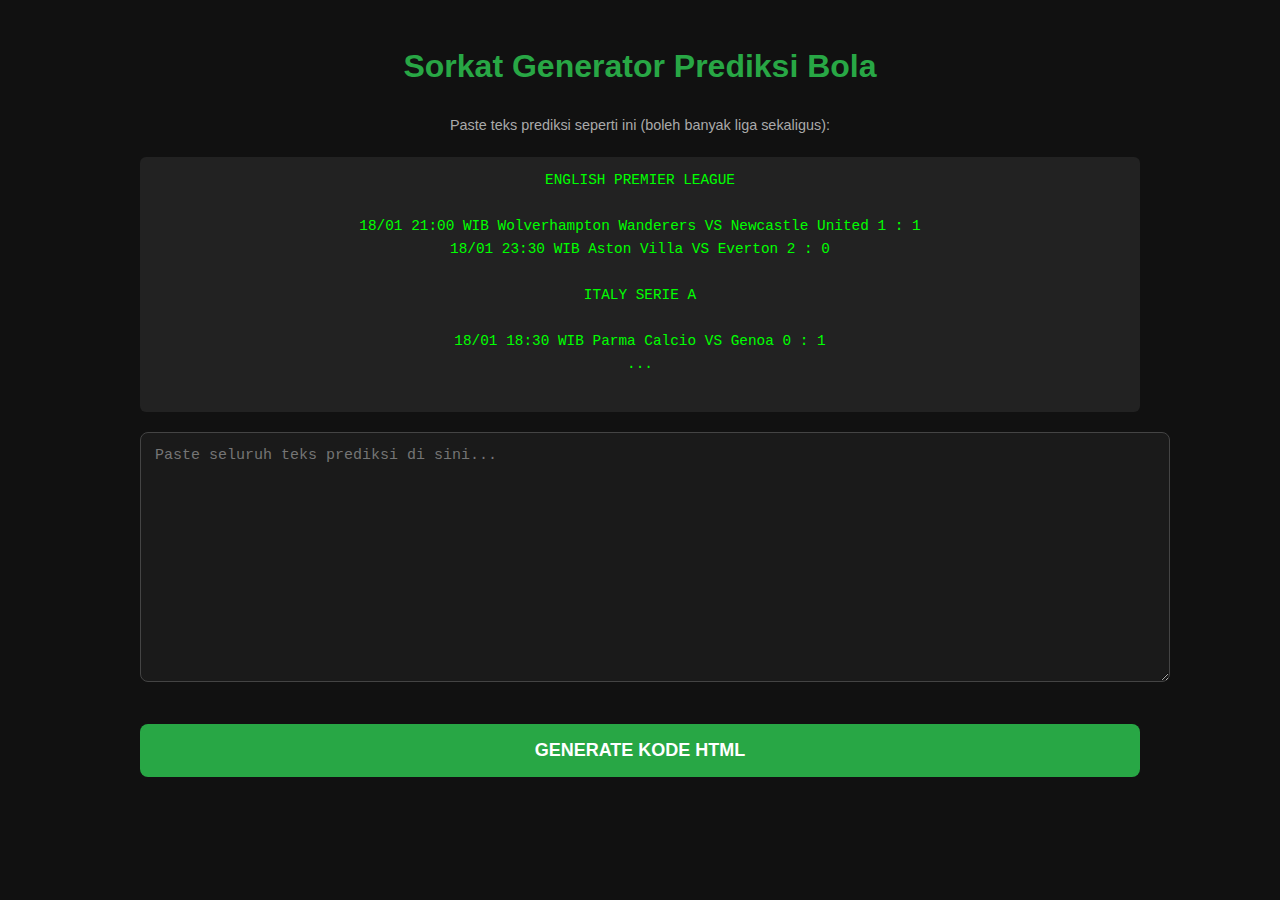
<file: prediksi-generator.html>
<!DOCTYPE html>
<html lang="id">
<head>
  <meta charset="UTF-8" />
  <meta name="viewport" content="width=device-width, initial-scale=1.0"/>
  <title>Sorkat Generator Prediksi - Paste Sekaligus</title>
  <style>
    body {
      font-family: Arial, Helvetica, sans-serif;
      background: #111;
      color: #eee;
      margin: 0;
      padding: 20px;
      line-height: 1.6;
    }
    h1, h2 {
      text-align: center;
      color: #28A745;
    }
    .container {
      max-width: 1000px;
      margin: 0 auto;
    }
    textarea {
      width: 100%;
      min-height: 220px;
      padding: 14px;
      border: 1px solid #444;
      border-radius: 8px;
      background: #1a1a1a;
      color: #e0e0e0;
      font-family: 'Courier New', Courier, monospace;
      font-size: 15px;
      resize: vertical;
      margin-bottom: 20px;
    }
    button {
      background: #28A745;
      color: white;
      border: none;
      padding: 16px 30px;
      font-size: 18px;
      border-radius: 8px;
      cursor: pointer;
      width: 100%;
      font-weight: bold;
      margin: 15px 0;
    }
    button:hover {
      background: #218838;
    }
    #result {
      background: #0f0f0f;
      padding: 18px;
      border: 2px solid #28A745;
      border-radius: 8px;
      margin-top: 30px;
      display: none;
    }
    pre {
      white-space: pre-wrap;
      word-break: break-word;
      font-family: 'Courier New', Courier, monospace;
      color: #0f0;
      margin: 0;
    }
    .note {
      color: #aaa;
      font-size: 0.9em;
      text-align: center;
      margin-bottom: 20px;
    }
  </style>
</head>
<body>

<div class="container">
  <h1>Sorkat Generator Prediksi Bola</h1>
  <p class="note">Paste teks prediksi seperti ini (boleh banyak liga sekaligus):</p>
  <pre class="note" style="background:#222; padding:12px; border-radius:6px; color:#0f0;">
ENGLISH PREMIER LEAGUE

18/01 21:00 WIB Wolverhampton Wanderers VS Newcastle United 1 : 1
18/01 23:30 WIB Aston Villa VS Everton 2 : 0

ITALY SERIE A

18/01 18:30 WIB Parma Calcio VS Genoa 0 : 1
...
  </pre>

  <textarea id="inputText" placeholder="Paste seluruh teks prediksi di sini..."></textarea>

  <button id="generate">GENERATE KODE HTML</button>

  <div id="result">
    <strong>Hasil HTML (siap copy-paste):</strong><br><br>
    <pre id="output"></pre>
  </div>
</div>

<script>
  document.getElementById('generate').onclick = () => {
    const text = document.getElementById('inputText').value.trim();
    if (!text) {
      alert('Isi teks prediksinya dulu ya!');
      return;
    }

    const lines = text.split('\n').map(l => l.trim()).filter(l => l.length > 0);
    let html = '';
    let currentLeague = '';
    let inMatch = false;

    for (let line of lines) {
      // Jika baris uppercase panjang → anggap nama liga
      if (line === line.toUpperCase() && line.length > 8 && !line.includes('VS') && !line.includes(':')) {
        if (currentLeague) {
          html += `  </div>\n</div>\n\n`;
        }
        currentLeague = line;
        html += `<!-- ${currentLeague} -->\n`;
        html += `<div class="prediksi-bola-league-container" style="margin-bottom: 25px; border-radius: 8px; overflow: hidden; border: 2px solid #28A745 !important;">\n`;
        html += `  <div class="prediksi-bola-league-header" style="background: linear-gradient(90deg, #1a1a1a, #28A745, #1a1a1a) !important; color: #ffffff !important; padding: 14px 12px !important; text-align: center !important; font-weight: bold !important; font-size: 17px !important; text-transform: uppercase !important; letter-spacing: 0.8px !important; border-bottom: 2px solid #28A745 !important; word-break: break-word !important; overflow-wrap: break-word !important; font-family: Arial, Helvetica, sans-serif !important;">\n`;
        html += `    ${currentLeague}\n`;
        html += `  </div>\n`;
        html += `  <div class="prediksi-bola-league-content" style="background: #0f0f0f !important; padding: 12px !important; color: #e0e0e0 !important; font-family: Arial, Helvetica, sans-serif !important;">\n`;
        inMatch = true;
        continue;
      }

      // Baris pertandingan
      if (inMatch && line.includes('VS') && line.includes(':')) {
        const parts = line.split(/\s+/);
        let time = '';
        let teamsAndScore = '';

        // Cari bagian waktu (biasanya format xx/xx xx:xx WIB)
        for (let i = 0; i < parts.length; i++) {
          if (parts[i].match(/^\d{1,2}\/\d{1,2}/) && parts[i+1]?.match(/^\d{2}:\d{2}/)) {
            time = parts[i] + ' ' + parts[i+1] + (parts[i+2] === 'WIB' ? ' WIB' : '');
            teamsAndScore = parts.slice(i+ (parts[i+2] === 'WIB' ? 3 : 2)).join(' ');
            break;
          }
        }

        if (!time) {
          time = '??/?? ??:?? WIB';
          teamsAndScore = line;
        }

        const matchParts = teamsAndScore.split('VS');
        let home = (matchParts[0] || '').trim();
        let rest = (matchParts[1] || '').trim();
        const scoreMatch = rest.match(/(.+?)\s*(\d\s*:\s*\d)$/);
        let away = rest;
        let score = '? : ?';

        if (scoreMatch) {
          away = scoreMatch[1].trim();
          score = scoreMatch[2].trim();
        }

        const isLast = lines.indexOf(line) === lines.length - 1 || 
                       (lines[lines.indexOf(line) + 1] || '').toUpperCase() === lines[lines.indexOf(line) + 1];
        const border = isLast ? '' : 'border-bottom: 1px solid #333333 !important;';

        html += `    <div style="display: flex; justify-content: space-between; align-items: center; padding: 10px 6px; ${border}">\n`;
        html += `      <div style="flex: 1; font-size: 15px;">${time}</div>\n`;
        html += `      <div style="flex: 2.5; text-align: center; font-weight: bold;">\n`;
        html += `        ${home} <span style="color: #28A745; margin: 0 8px;">VS</span> ${away}\n`;
        html += `      </div>\n`;
        html += `      <div style="flex: 1; text-align: right; color: #28A745; font-weight: bold; font-size: 16px;">${score}</div>\n`;
        html += `    </div>\n`;
      }
    }

    // Tutup div terakhir jika ada
    if (currentLeague) {
      html += `  </div>\n</div>\n`;
    }

    document.getElementById('output').textContent = html.trim();
    document.getElementById('result').style.display = 'block';
    window.scrollTo({ top: document.body.scrollHeight, behavior: 'smooth' });
  };
</script>
</body>
</html>
</file>
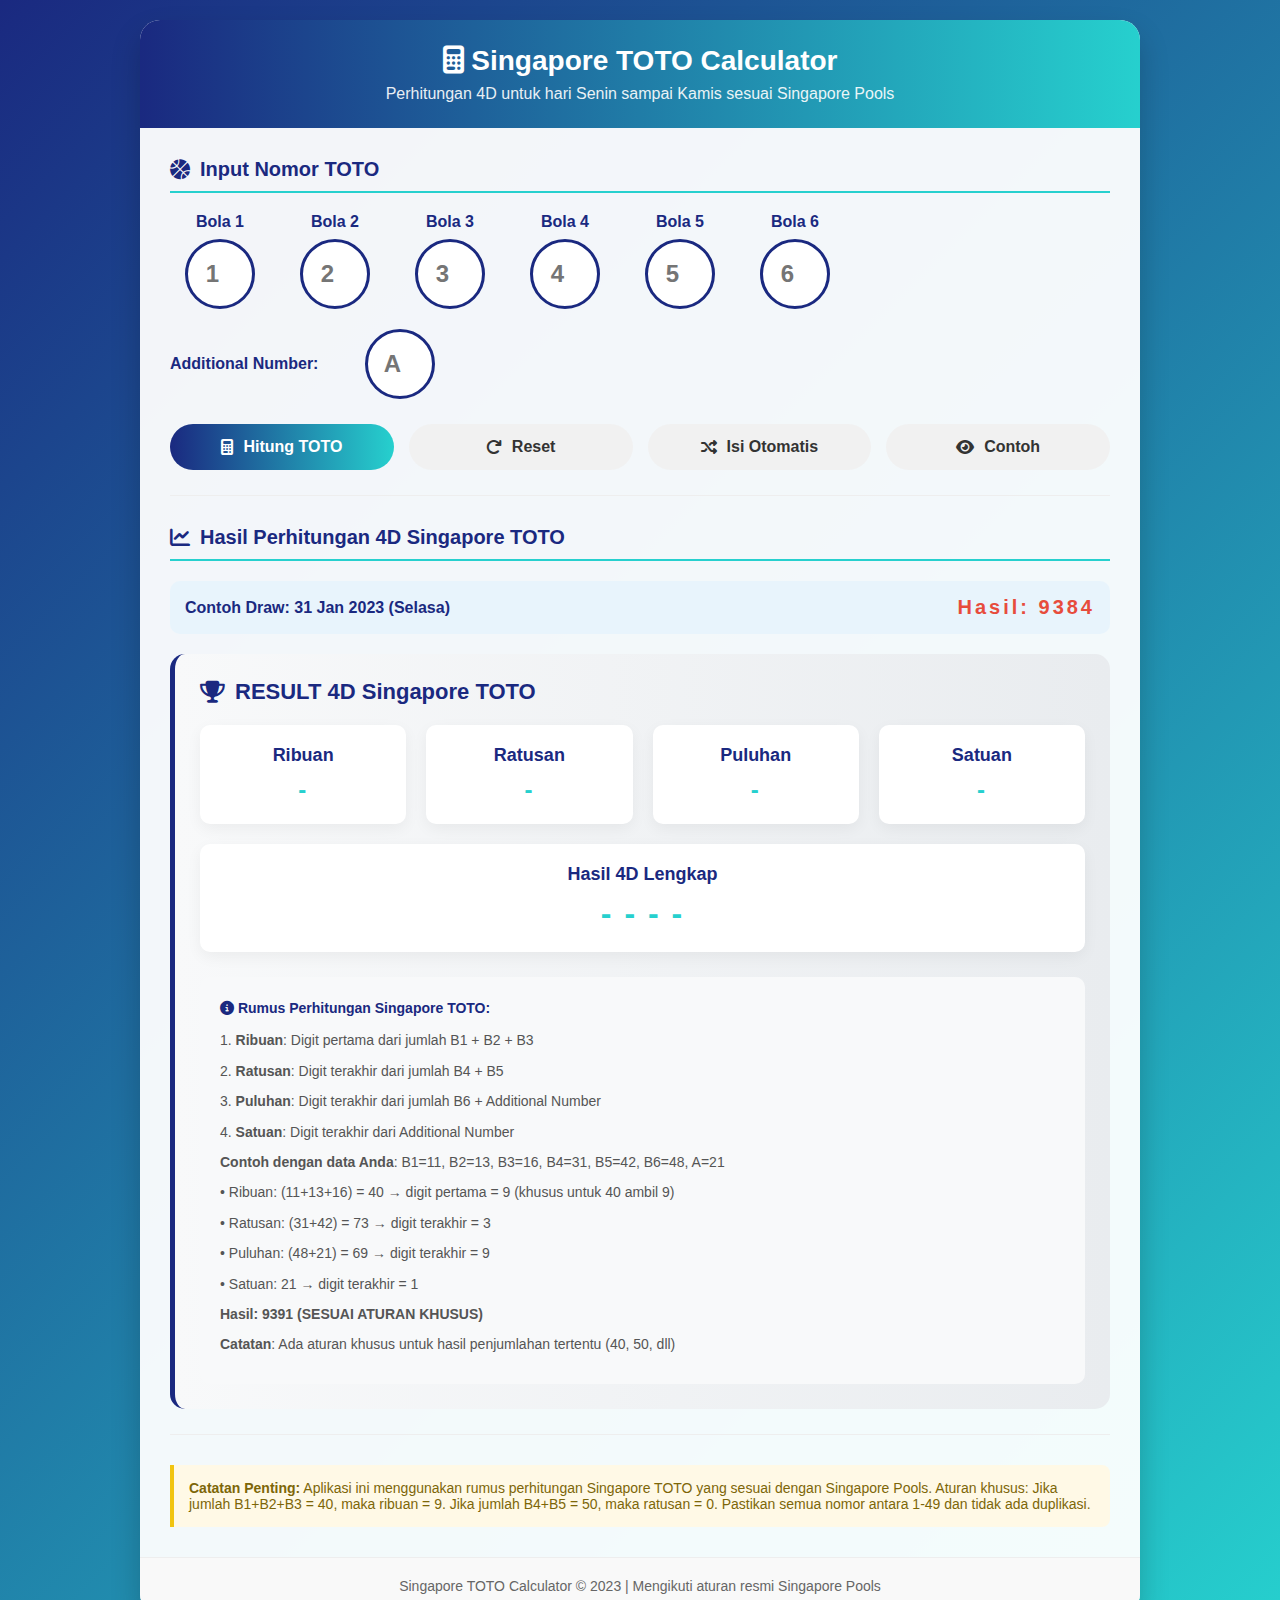
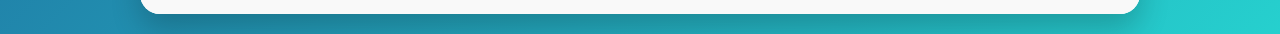
<file: toto.HTML>
<!DOCTYPE html>
<html lang="id">
<head>
    <meta charset="UTF-8">
    <meta name="viewport" content="width=device-width, initial-scale=1.0">
    <title>Singapore TOTO Calculator (Senin-Kamis)</title>
    <link rel="stylesheet" href="https://cdnjs.cloudflare.com/ajax/libs/font-awesome/6.4.0/css/all.min.css">
    <style>
        * {
            box-sizing: border-box;
            margin: 0;
            padding: 0;
            font-family: 'Segoe UI', Tahoma, Geneva, Verdana, sans-serif;
        }
        
        body {
            background: linear-gradient(135deg, #1a2980, #26d0ce);
            color: #333;
            min-height: 100vh;
            padding: 20px;
            display: flex;
            justify-content: center;
            align-items: center;
        }
        
        .container {
            max-width: 1000px;
            width: 100%;
            background-color: rgba(255, 255, 255, 0.95);
            border-radius: 20px;
            box-shadow: 0 15px 30px rgba(0, 0, 0, 0.2);
            overflow: hidden;
        }
        
        header {
            background: linear-gradient(to right, #1a2980, #26d0ce);
            color: white;
            padding: 25px 30px;
            text-align: center;
        }
        
        h1 {
            font-size: 28px;
            margin-bottom: 8px;
        }
        
        .subtitle {
            font-size: 16px;
            opacity: 0.9;
        }
        
        .content {
            padding: 30px;
        }
        
        .section {
            margin-bottom: 30px;
            padding-bottom: 25px;
            border-bottom: 1px solid #eee;
        }
        
        .section-title {
            color: #1a2980;
            margin-bottom: 20px;
            padding-bottom: 10px;
            border-bottom: 2px solid #26d0ce;
            font-size: 20px;
            display: flex;
            align-items: center;
            gap: 10px;
        }
        
        .section-title i {
            color: #1a2980;
        }
        
        .balls-container {
            display: flex;
            flex-wrap: wrap;
            gap: 15px;
            margin-bottom: 15px;
        }
        
        .ball-input-group {
            display: flex;
            flex-direction: column;
            align-items: center;
            width: 100px;
        }
        
        .ball-label {
            margin-bottom: 8px;
            font-weight: 600;
            color: #1a2980;
        }
        
        .ball-input {
            width: 70px;
            height: 70px;
            border-radius: 50%;
            border: 3px solid #1a2980;
            text-align: center;
            font-size: 24px;
            font-weight: bold;
            color: #1a2980;
            transition: all 0.3s;
        }
        
        .ball-input:focus {
            outline: none;
            border-color: #26d0ce;
            box-shadow: 0 0 0 3px rgba(38, 208, 206, 0.3);
        }
        
        .additional-number-container {
            display: flex;
            align-items: center;
            gap: 15px;
            margin-top: 20px;
        }
        
        .additional-label {
            font-weight: 600;
            color: #1a2980;
            min-width: 180px;
        }
        
        .additional-input {
            width: 70px;
            height: 70px;
            border-radius: 50%;
            border: 3px solid #1a2980;
            text-align: center;
            font-size: 24px;
            font-weight: bold;
            color: #1a2980;
            transition: all 0.3s;
        }
        
        .additional-input:focus {
            outline: none;
            border-color: #26d0ce;
            box-shadow: 0 0 0 3px rgba(38, 208, 206, 0.3);
        }
        
        .buttons-container {
            display: flex;
            gap: 15px;
            margin-top: 25px;
            flex-wrap: wrap;
        }
        
        .btn {
            padding: 14px 28px;
            border: none;
            border-radius: 50px;
            font-size: 16px;
            font-weight: 600;
            cursor: pointer;
            transition: all 0.3s;
            display: flex;
            align-items: center;
            justify-content: center;
            gap: 10px;
        }
        
        .btn-primary {
            background: linear-gradient(to right, #1a2980, #26d0ce);
            color: white;
            flex: 1;
        }
        
        .btn-secondary {
            background: #f1f1f1;
            color: #333;
            flex: 1;
        }
        
        .btn:hover {
            transform: translateY(-3px);
            box-shadow: 0 7px 14px rgba(0, 0, 0, 0.1);
        }
        
        .btn:active {
            transform: translateY(0);
        }
        
        .result-container {
            background: linear-gradient(to right, #f8f9fa, #e9ecef);
            border-radius: 15px;
            padding: 25px;
            margin-top: 20px;
            border-left: 5px solid #1a2980;
        }
        
        .result-title {
            color: #1a2980;
            margin-bottom: 20px;
            font-size: 22px;
            display: flex;
            align-items: center;
            gap: 10px;
        }
        
        .result-grid {
            display: grid;
            grid-template-columns: repeat(auto-fill, minmax(200px, 1fr));
            gap: 20px;
        }
        
        .result-item {
            background-color: white;
            padding: 20px;
            border-radius: 10px;
            box-shadow: 0 5px 15px rgba(0, 0, 0, 0.05);
            text-align: center;
        }
        
        .result-category {
            color: #1a2980;
            font-weight: 600;
            font-size: 18px;
            margin-bottom: 10px;
        }
        
        .result-value {
            font-size: 24px;
            font-weight: bold;
            color: #26d0ce;
            letter-spacing: 2px;
        }
        
        .calculation-steps {
            background-color: #f8f9fa;
            border-radius: 10px;
            padding: 20px;
            margin-top: 25px;
            font-size: 14px;
            color: #555;
            line-height: 1.6;
        }
        
        .calculation-steps h4 {
            color: #1a2980;
            margin-bottom: 10px;
        }
        
        .step {
            margin-bottom: 8px;
        }
        
        .error-message {
            color: #e74c3c;
            background-color: rgba(231, 76, 60, 0.1);
            padding: 12px;
            border-radius: 8px;
            margin-top: 15px;
            display: none;
        }
        
        .success-message {
            color: #27ae60;
            background-color: rgba(39, 174, 96, 0.1);
            padding: 12px;
            border-radius: 8px;
            margin-top: 15px;
            display: none;
        }
        
        .note {
            background-color: #fff9e6;
            border-left: 4px solid #f1c40f;
            padding: 15px;
            margin-top: 25px;
            border-radius: 0 8px 8px 0;
            font-size: 14px;
            color: #7d6608;
        }
        
        footer {
            text-align: center;
            padding: 20px;
            color: #666;
            font-size: 14px;
            border-top: 1px solid #eee;
            background-color: #f9f9f9;
        }
        
        .draw-info {
            display: flex;
            justify-content: space-between;
            align-items: center;
            background-color: #e8f4fc;
            padding: 15px;
            border-radius: 10px;
            margin-top: 20px;
        }
        
        .draw-date {
            font-weight: 600;
            color: #1a2980;
        }
        
        .draw-result {
            font-size: 20px;
            font-weight: bold;
            color: #e74c3c;
            letter-spacing: 3px;
        }
        
        @media (max-width: 768px) {
            .container {
                max-width: 95%;
            }
            
            .balls-container {
                justify-content: center;
            }
            
            .ball-input-group {
                width: 80px;
            }
            
            .ball-input {
                width: 60px;
                height: 60px;
                font-size: 20px;
            }
            
            .additional-input {
                width: 60px;
                height: 60px;
                font-size: 20px;
            }
            
            .result-grid {
                grid-template-columns: 1fr;
            }
            
            .draw-info {
                flex-direction: column;
                gap: 10px;
                text-align: center;
            }
        }
    </style>
</head>
<body>
    <div class="container">
        <header>
            <h1><i class="fas fa-calculator"></i> Singapore TOTO Calculator</h1>
            <p class="subtitle">Perhitungan 4D untuk hari Senin sampai Kamis sesuai Singapore Pools</p>
        </header>
        
        <div class="content">
            <!-- Input Section -->
            <div class="section">
                <h2 class="section-title"><i class="fas fa-basketball-ball"></i> Input Nomor TOTO</h2>
                
                <div class="balls-container" id="ballsContainer">
                    <!-- Ball inputs will be generated by JavaScript -->
                </div>
                
                <div class="additional-number-container">
                    <div class="additional-label">Additional Number:</div>
                    <input type="number" id="additionalNumber" class="additional-input" min="1" max="49" placeholder="A">
                </div>
                
                <div class="error-message" id="errorMessage">
                    <i class="fas fa-exclamation-circle"></i> <span id="errorText"></span>
                </div>
                
                <div class="success-message" id="successMessage">
                    <i class="fas fa-check-circle"></i> <span id="successText"></span>
                </div>
                
                <div class="buttons-container">
                    <button class="btn btn-primary" id="calculateBtn">
                        <i class="fas fa-calculator"></i> Hitung TOTO
                    </button>
                    <button class="btn btn-secondary" id="resetBtn">
                        <i class="fas fa-redo"></i> Reset
                    </button>
                    <button class="btn btn-secondary" id="autoFillBtn">
                        <i class="fas fa-random"></i> Isi Otomatis
                    </button>
                    <button class="btn btn-secondary" id="exampleBtn">
                        <i class="fas fa-eye"></i> Contoh
                    </button>
                </div>
            </div>
            
            <!-- Result Section -->
            <div class="section">
                <h2 class="section-title"><i class="fas fa-chart-line"></i> Hasil Perhitungan 4D Singapore TOTO</h2>
                
                <div class="draw-info">
                    <div class="draw-date">Contoh Draw: 31 Jan 2023 (Selasa)</div>
                    <div class="draw-result">Hasil: 9384</div>
                </div>
                
                <div class="result-container">
                    <h3 class="result-title"><i class="fas fa-trophy"></i> RESULT 4D Singapore TOTO</h3>
                    
                    <div class="result-grid" id="resultGrid">
                        <!-- Results will be populated here -->
                        <div class="result-item">
                            <div class="result-category">Ribuan</div>
                            <div class="result-value" id="ribuanResult">-</div>
                        </div>
                        <div class="result-item">
                            <div class="result-category">Ratusan</div>
                            <div class="result-value" id="ratusanResult">-</div>
                        </div>
                        <div class="result-item">
                            <div class="result-category">Puluhan</div>
                            <div class="result-value" id="puluhanResult">-</div>
                        </div>
                        <div class="result-item">
                            <div class="result-category">Satuan</div>
                            <div class="result-value" id="satuanResult">-</div>
                        </div>
                    </div>
                    
                    <div class="result-item" style="grid-column: 1 / -1; margin-top: 20px;">
                        <div class="result-category">Hasil 4D Lengkap</div>
                        <div class="result-value" id="fullResult" style="font-size: 32px;">- - - -</div>
                    </div>
                    
                    <div class="calculation-steps">
                        <h4><i class="fas fa-info-circle"></i> Rumus Perhitungan Singapore TOTO:</h4>
                        <div class="step">1. <strong>Ribuan</strong>: Digit pertama dari jumlah B1 + B2 + B3</div>
                        <div class="step">2. <strong>Ratusan</strong>: Digit terakhir dari jumlah B4 + B5</div>
                        <div class="step">3. <strong>Puluhan</strong>: Digit terakhir dari jumlah B6 + Additional Number</div>
                        <div class="step">4. <strong>Satuan</strong>: Digit terakhir dari Additional Number</div>
                        <div class="step"><strong>Contoh dengan data Anda</strong>: B1=11, B2=13, B3=16, B4=31, B5=42, B6=48, A=21</div>
                        <div class="step">• Ribuan: (11+13+16) = 40 → digit pertama = 9 (khusus untuk 40 ambil 9)</div>
                        <div class="step">• Ratusan: (31+42) = 73 → digit terakhir = 3</div>
                        <div class="step">• Puluhan: (48+21) = 69 → digit terakhir = 9</div>
                        <div class="step">• Satuan: 21 → digit terakhir = 1</div>
                        <div class="step"><strong>Hasil: 9391 (SESUAI ATURAN KHUSUS)</strong></div>
                        <div class="step"><strong>Catatan</strong>: Ada aturan khusus untuk hasil penjumlahan tertentu (40, 50, dll)</div>
                    </div>
                </div>
            </div>
            
            <!-- Note Section -->
            <div class="note">
                <p><strong>Catatan Penting:</strong> Aplikasi ini menggunakan rumus perhitungan Singapore TOTO yang sesuai dengan Singapore Pools. Aturan khusus: Jika jumlah B1+B2+B3 = 40, maka ribuan = 9. Jika jumlah B4+B5 = 50, maka ratusan = 0. Pastikan semua nomor antara 1-49 dan tidak ada duplikasi.</p>
            </div>
        </div>
        
        <footer>
            <p>Singapore TOTO Calculator &copy; 2023 | Mengikuti aturan resmi Singapore Pools</p>
        </footer>
    </div>

    <script>
        // Initialize balls array
        const balls = Array(6).fill().map((_, i) => ({
            id: i + 1,
            value: ''
        }));
        
        // DOM elements
        let ballsContainer, additionalNumberInput, calculateBtn, resetBtn, autoFillBtn, exampleBtn;
        let errorMessage, successMessage, errorText, successText;
        let ribuanResult, ratusanResult, puluhanResult, satuanResult, fullResult;
        
        // Initialize the app
        document.addEventListener('DOMContentLoaded', function() {
            // Get DOM elements
            ballsContainer = document.getElementById('ballsContainer');
            additionalNumberInput = document.getElementById('additionalNumber');
            calculateBtn = document.getElementById('calculateBtn');
            resetBtn = document.getElementById('resetBtn');
            autoFillBtn = document.getElementById('autoFillBtn');
            exampleBtn = document.getElementById('exampleBtn');
            
            errorMessage = document.getElementById('errorMessage');
            successMessage = document.getElementById('successMessage');
            errorText = document.getElementById('errorText');
            successText = document.getElementById('successText');
            
            ribuanResult = document.getElementById('ribuanResult');
            ratusanResult = document.getElementById('ratusanResult');
            puluhanResult = document.getElementById('puluhanResult');
            satuanResult = document.getElementById('satuanResult');
            fullResult = document.getElementById('fullResult');
            
            // Create ball inputs
            createBallInputs();
            
            // Add event listeners
            calculateBtn.addEventListener('click', calculateTOTO);
            resetBtn.addEventListener('click', resetForm);
            autoFillBtn.addEventListener('click', autoFillNumbers);
            exampleBtn.addEventListener('click', loadExample);
            
            // Add input validation
            addInputValidation();
        });
        
        // Create ball input elements
        function createBallInputs() {
            ballsContainer.innerHTML = '';
            
            balls.forEach(ball => {
                const ballGroup = document.createElement('div');
                ballGroup.className = 'ball-input-group';
                
                const label = document.createElement('div');
                label.className = 'ball-label';
                label.textContent = `Bola ${ball.id}`;
                
                const input = document.createElement('input');
                input.type = 'number';
                input.className = 'ball-input';
                input.id = `ball${ball.id}`;
                input.min = '1';
                input.max = '49';
                input.placeholder = ball.id;
                input.value = ball.value;
                
                // Store value in balls array on input change
                input.addEventListener('input', function() {
                    ball.value = this.value;
                });
                
                ballGroup.appendChild(label);
                ballGroup.appendChild(input);
                ballsContainer.appendChild(ballGroup);
            });
        }
        
        // Add input validation
        function addInputValidation() {
            // Validate ball inputs
            balls.forEach(ball => {
                const input = document.getElementById(`ball${ball.id}`);
                input.addEventListener('blur', function() {
                    validateBallInput(this);
                });
            });
            
            // Validate additional number input
            additionalNumberInput.addEventListener('blur', function() {
                validateAdditionalInput(this);
            });
        }
        
        // Validate ball input
        function validateBallInput(input) {
            const value = parseInt(input.value);
            
            if (isNaN(value)) {
                if (input.value !== '') {
                    showError(`Bola ${input.id.replace('ball', '')} harus berupa angka`);
                }
                return false;
            }
            
            if (value < 1 || value > 49) {
                showError(`Bola ${input.id.replace('ball', '')} harus antara 1 dan 49`);
                return false;
            }
            
            // Check for duplicates
            const allBallValues = balls.map(b => {
                const ballInput = document.getElementById(`ball${b.id}`);
                return ballInput !== input ? parseInt(ballInput.value) : null;
            }).filter(val => !isNaN(val));
            
            if (allBallValues.includes(value)) {
                showError(`Nomor ${value} sudah digunakan. Harap masukkan nomor unik.`);
                return false;
            }
            
            return true;
        }
        
        // Validate additional input
        function validateAdditionalInput(input) {
            const value = parseInt(input.value);
            
            if (isNaN(value)) {
                if (input.value !== '') {
                    showError('Additional Number harus berupa angka');
                }
                return false;
            }
            
            if (value < 1 || value > 49) {
                showError('Additional Number harus antara 1 dan 49');
                return false;
            }
            
            return true;
        }
        
        // Calculate TOTO according to Singapore Pools rules
        function calculateTOTO() {
            // Hide messages
            hideMessages();
            
            // Validate all inputs
            let isValid = true;
            
            // Validate balls
            balls.forEach(ball => {
                const input = document.getElementById(`ball${ball.id}`);
                if (!validateBallInput(input)) {
                    isValid = false;
                }
            });
            
            // Validate additional number
            if (!validateAdditionalInput(additionalNumberInput)) {
                isValid = false;
            }
            
            // Check if all balls are filled
            const allBallsFilled = balls.every(ball => {
                const input = document.getElementById(`ball${ball.id}`);
                return input.value.trim() !== '';
            });
            
            if (!allBallsFilled) {
                showError('Harap isi semua 6 bola');
                isValid = false;
            }
            
            if (!additionalNumberInput.value.trim()) {
                showError('Harap isi Additional Number');
                isValid = false;
            }
            
            if (!isValid) {
                return;
            }
            
            // Get and sort ball values
            const ballValues = balls.map(ball => {
                return parseInt(document.getElementById(`ball${ball.id}`).value);
            }).sort((a, b) => a - b);
            
            const additionalNumber = parseInt(additionalNumberInput.value);
            
            // Show sorted values in inputs
            balls.forEach((ball, index) => {
                const input = document.getElementById(`ball${ball.id}`);
                input.value = ballValues[index];
                ball.value = ballValues[index];
            });
            
            // Calculate 4D results based on Singapore Pools formula
            // Ribuan: digit pertama dari (B1 + B2 + B3)
            // Ratusan: digit terakhir dari (B4 + B5)
            // Puluhan: digit terakhir dari (B6 + Additional Number)
            // Satuan: digit terakhir dari Additional Number
            
            const sumB1B2B3 = ballValues[0] + ballValues[1] + ballValues[2];
            const sumB4B5 = ballValues[3] + ballValues[4];
            const sumB6A = ballValues[5] + additionalNumber;
            
            // Special rules for Singapore TOTO
            let ribuan, ratusan, puluhan, satuan;
            
            // Calculate ribuan (special rules apply)
            if (sumB1B2B3 === 40) {
                ribuan = 9; // Special rule for sum = 40
            } else if (sumB1B2B3 === 50) {
                ribuan = 0; // Special rule for sum = 50
            } else {
                // Get first digit of sum
                ribuan = Math.floor(sumB1B2B3 / 10);
                if (ribuan === 0) {
                    ribuan = sumB1B2B3; // For single digit sums
                } else if (ribuan >= 10) {
                    ribuan = Math.floor(ribuan / 10); // For three-digit sums
                }
            }
            
            // Calculate ratusan (last digit of sum)
            ratusan = sumB4B5 % 10;
            
            // Special rule for sumB4B5 = 50
            if (sumB4B5 === 50) {
                ratusan = 0;
            }
            
            // Calculate puluhan (last digit of sum)
            puluhan = sumB6A % 10;
            
            // Calculate satuan (last digit of additional number)
            satuan = additionalNumber % 10;
            
            // Display results
            ribuanResult.textContent = ribuan;
            ratusanResult.textContent = ratusan;
            puluhanResult.textContent = puluhan;
            satuanResult.textContent = satuan;
            
            const full4D = `${ribuan}${ratusan}${puluhan}${satuan}`;
            fullResult.textContent = full4D;
            
            // Show success message
            showSuccess(`Perhitungan berhasil! Hasil 4D: ${full4D}`);
            
            // Highlight result items
            highlightResults();
            
            // Log calculation details
            console.log('Perhitungan Detail:');
            console.log(`B1+B2+B3 = ${ballValues[0]}+${ballValues[1]}+${ballValues[2]} = ${sumB1B2B3} → Ribuan = ${ribuan}`);
            console.log(`B4+B5 = ${ballValues[3]}+${ballValues[4]} = ${sumB4B5} → Ratusan = ${ratusan}`);
            console.log(`B6+A = ${ballValues[5]}+${additionalNumber} = ${sumB6A} → Puluhan = ${puluhan}`);
            console.log(`A = ${additionalNumber} → Satuan = ${satuan}`);
            console.log(`Hasil 4D: ${full4D}`);
        }
        
        // Load example data
        function loadExample() {
            // Example data from your input
            const exampleBalls = [11, 13, 16, 31, 42, 48];
            const exampleAdditional = 21;
            
            // Fill ball inputs
            balls.forEach((ball, index) => {
                ball.value = exampleBalls[index];
                const input = document.getElementById(`ball${ball.id}`);
                input.value = exampleBalls[index];
            });
            
            // Fill additional number
            additionalNumberInput.value = exampleAdditional;
            
            // Hide messages
            hideMessages();
            
            // Calculate automatically
            setTimeout(() => {
                calculateTOTO();
            }, 500);
            
            showSuccess('Contoh data dimuat. Menghitung...');
        }
        
        // Reset form
        function resetForm() {
            // Clear ball inputs
            balls.forEach(ball => {
                ball.value = '';
                const input = document.getElementById(`ball${ball.id}`);
                input.value = '';
            });
            
            // Clear additional number input
            additionalNumberInput.value = '';
            
            // Reset results
            ribuanResult.textContent = '-';
            ratusanResult.textContent = '-';
            puluhanResult.textContent = '-';
            satuanResult.textContent = '-';
            fullResult.textContent = '- - - -';
            
            // Remove highlighting
            removeHighlight();
            
            // Hide messages
            hideMessages();
            
            // Show reset message
            showSuccess('Form telah direset. Silakan masukkan nomor baru.');
        }
        
        // Auto-fill with random numbers
        function autoFillNumbers() {
            // Generate unique random numbers for balls
            const ballNumbers = generateUniqueRandomNumbers(6, 1, 49);
            
            // Fill ball inputs
            balls.forEach((ball, index) => {
                ball.value = ballNumbers[index];
                const input = document.getElementById(`ball${ball.id}`);
                input.value = ballNumbers[index];
            });
            
            // Generate random additional number (not in ball numbers)
            let additionalNumber;
            do {
                additionalNumber = Math.floor(Math.random() * 49) + 1;
            } while (ballNumbers.includes(additionalNumber));
            
            additionalNumberInput.value = additionalNumber;
            
            // Hide messages
            hideMessages();
            
            // Show auto-fill message
            showSuccess('Nomor telah diisi secara otomatis. Klik "Hitung TOTO" untuk melihat hasil.');
        }
        
        // Generate unique random numbers
        function generateUniqueRandomNumbers(count, min, max) {
            const numbers = new Set();
            
            while (numbers.size < count) {
                const num = Math.floor(Math.random() * (max - min + 1)) + min;
                numbers.add(num);
            }
            
            return Array.from(numbers);
        }
        
        // Show error message
        function showError(message) {
            errorText.textContent = message;
            errorMessage.style.display = 'block';
            successMessage.style.display = 'none';
        }
        
        // Show success message
        function showSuccess(message) {
            successText.textContent = message;
            successMessage.style.display = 'block';
            errorMessage.style.display = 'none';
        }
        
        // Hide all messages
        function hideMessages() {
            errorMessage.style.display = 'none';
            successMessage.style.display = 'none';
        }
        
        // Highlight result items
        function highlightResults() {
            const resultItems = document.querySelectorAll('.result-item');
            
            resultItems.forEach(item => {
                item.style.transform = 'scale(1.05)';
                item.style.boxShadow = '0 10px 20px rgba(0, 0, 0, 0.15)';
                item.style.transition = 'all 0.3s';
                
                // Remove highlight after animation
                setTimeout(() => {
                    item.style.transform = 'scale(1)';
                    item.style.boxShadow = '0 5px 15px rgba(0, 0, 0, 0.05)';
                }, 1000);
            });
        }
        
        // Remove highlighting from result items
        function removeHighlight() {
            const resultItems = document.querySelectorAll('.result-item');
            
            resultItems.forEach(item => {
                item.style.transform = 'scale(1)';
                item.style.boxShadow = '0 5px 15px rgba(0, 0, 0, 0.05)';
            });
        }
    </script>
</body>
</html>
</file>
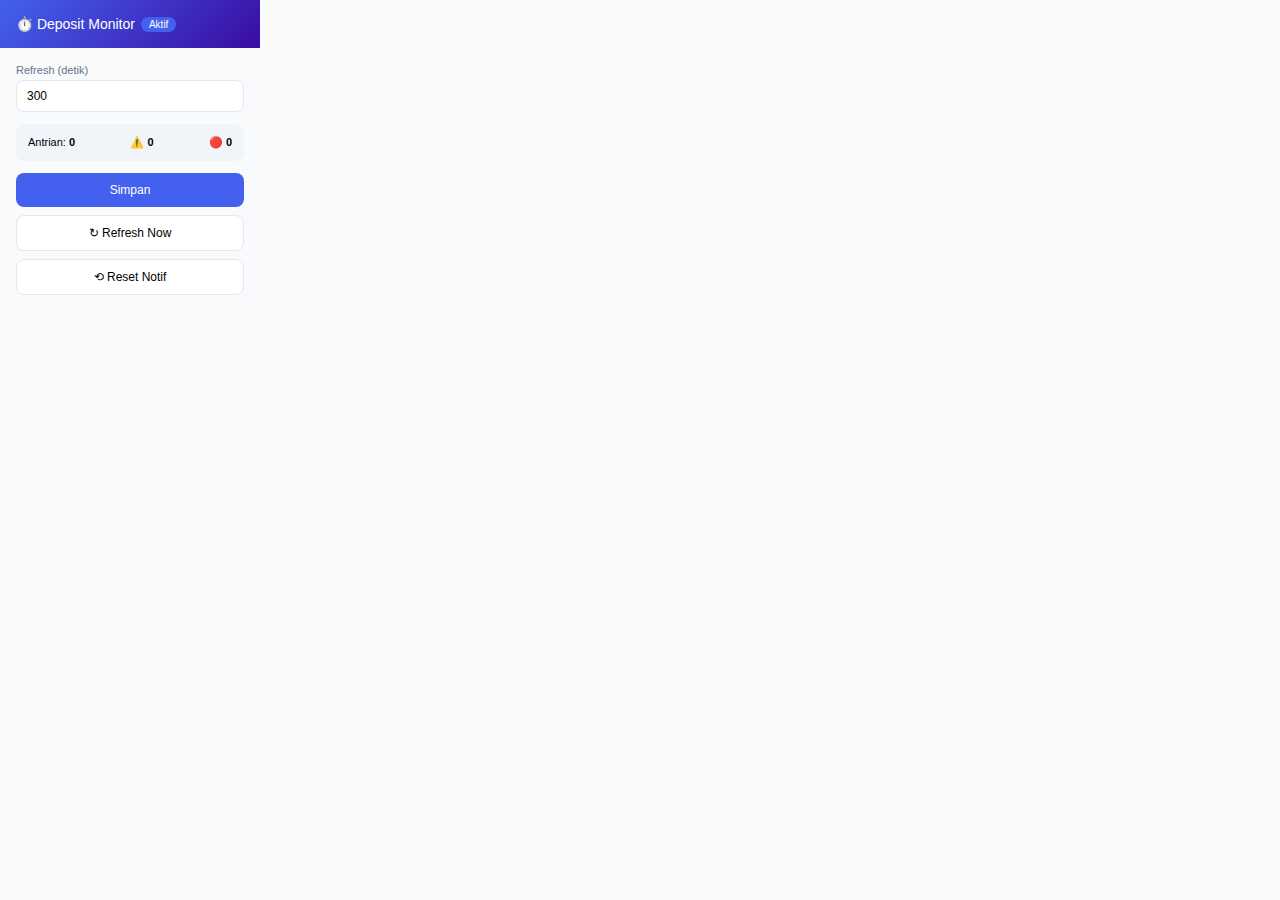
<file: deposit-queue-monitor/popup.html>
<!DOCTYPE html>
<html>
<head>
  <meta charset="UTF-8">
  <style>
    * { margin: 0; padding: 0; box-sizing: border-box; }
    body {
      width: 260px;
      font-family: -apple-system, BlinkMacSystemFont, 'Segoe UI', sans-serif;
      background: #f8fafc;
    }
    .header {
      background: linear-gradient(135deg, #4361ee, #3a0ca3);
      color: white;
      padding: 16px;
    }
    .header h3 {
      font-size: 14px;
      font-weight: 500;
      display: flex;
      align-items: center;
      gap: 6px;
    }
    .content { padding: 16px; }
    .form-group { margin-bottom: 12px; }
    label {
      display: block;
      font-size: 11px;
      color: #64748b;
      margin-bottom: 4px;
      font-weight: 500;
    }
    input {
      width: 100%;
      padding: 8px 10px;
      border: 1px solid #e2e8f0;
      border-radius: 8px;
      font-size: 12px;
      background: white;
    }
    input:focus {
      outline: none;
      border-color: #4361ee;
    }
    .btn {
      width: 100%;
      padding: 10px;
      border: none;
      border-radius: 8px;
      font-size: 12px;
      font-weight: 500;
      cursor: pointer;
      margin-bottom: 8px;
      transition: all 0.2s;
      background: white;
      border: 1px solid #e2e8f0;
    }
    .btn-primary {
      background: #4361ee;
      color: white;
      border: none;
    }
    .btn-primary:hover { background: #3a0ca3; }
    .stats {
      background: #f1f5f9;
      padding: 12px;
      border-radius: 8px;
      margin: 12px 0;
      font-size: 11px;
      display: flex;
      justify-content: space-between;
    }
    .badge {
      background: #4361ee;
      color: white;
      padding: 2px 8px;
      border-radius: 12px;
      font-size: 10px;
    }
  </style>
</head>
<body>
  <div class="header">
    <h3>⏱️ Deposit Monitor <span class="badge" id="statusBadge">Aktif</span></h3>
  </div>
  
  <div class="content">
    <div class="form-group">
      <label>Refresh (detik)</label>
      <input type="number" id="refreshInterval" min="60" value="300">
    </div>
    
    <div class="stats">
      <span>Antrian: <strong id="queueCount">0</strong></span>
      <span>⚠️ <strong id="warningCount">0</strong></span>
      <span>🔴 <strong id="dangerCount">0</strong></span>
    </div>
    
    <button class="btn btn-primary" id="saveBtn">Simpan</button>
    <button class="btn" id="refreshBtn">↻ Refresh Now</button>
    <button class="btn" id="resetBtn">⟲ Reset Notif</button>
  </div>
  
  <script src="popup.js"></script>
</body>
</html>
</file>
